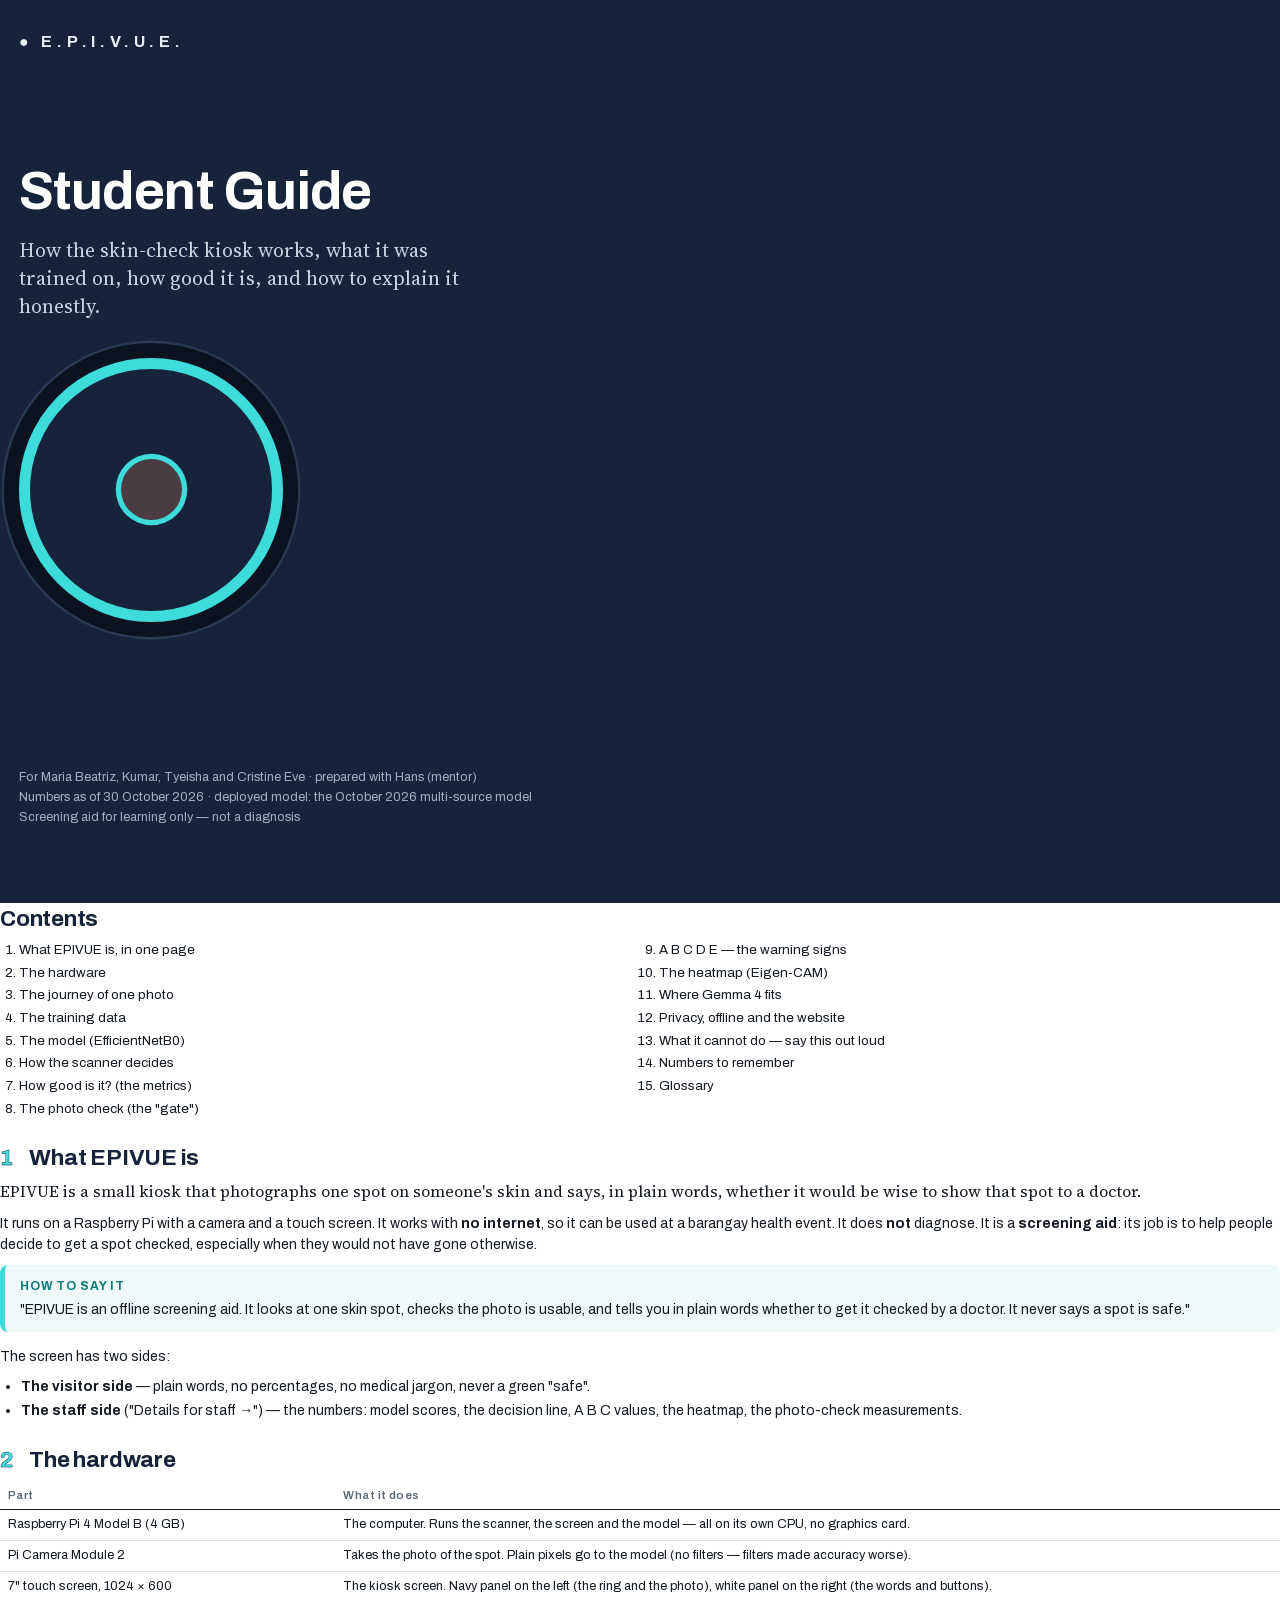
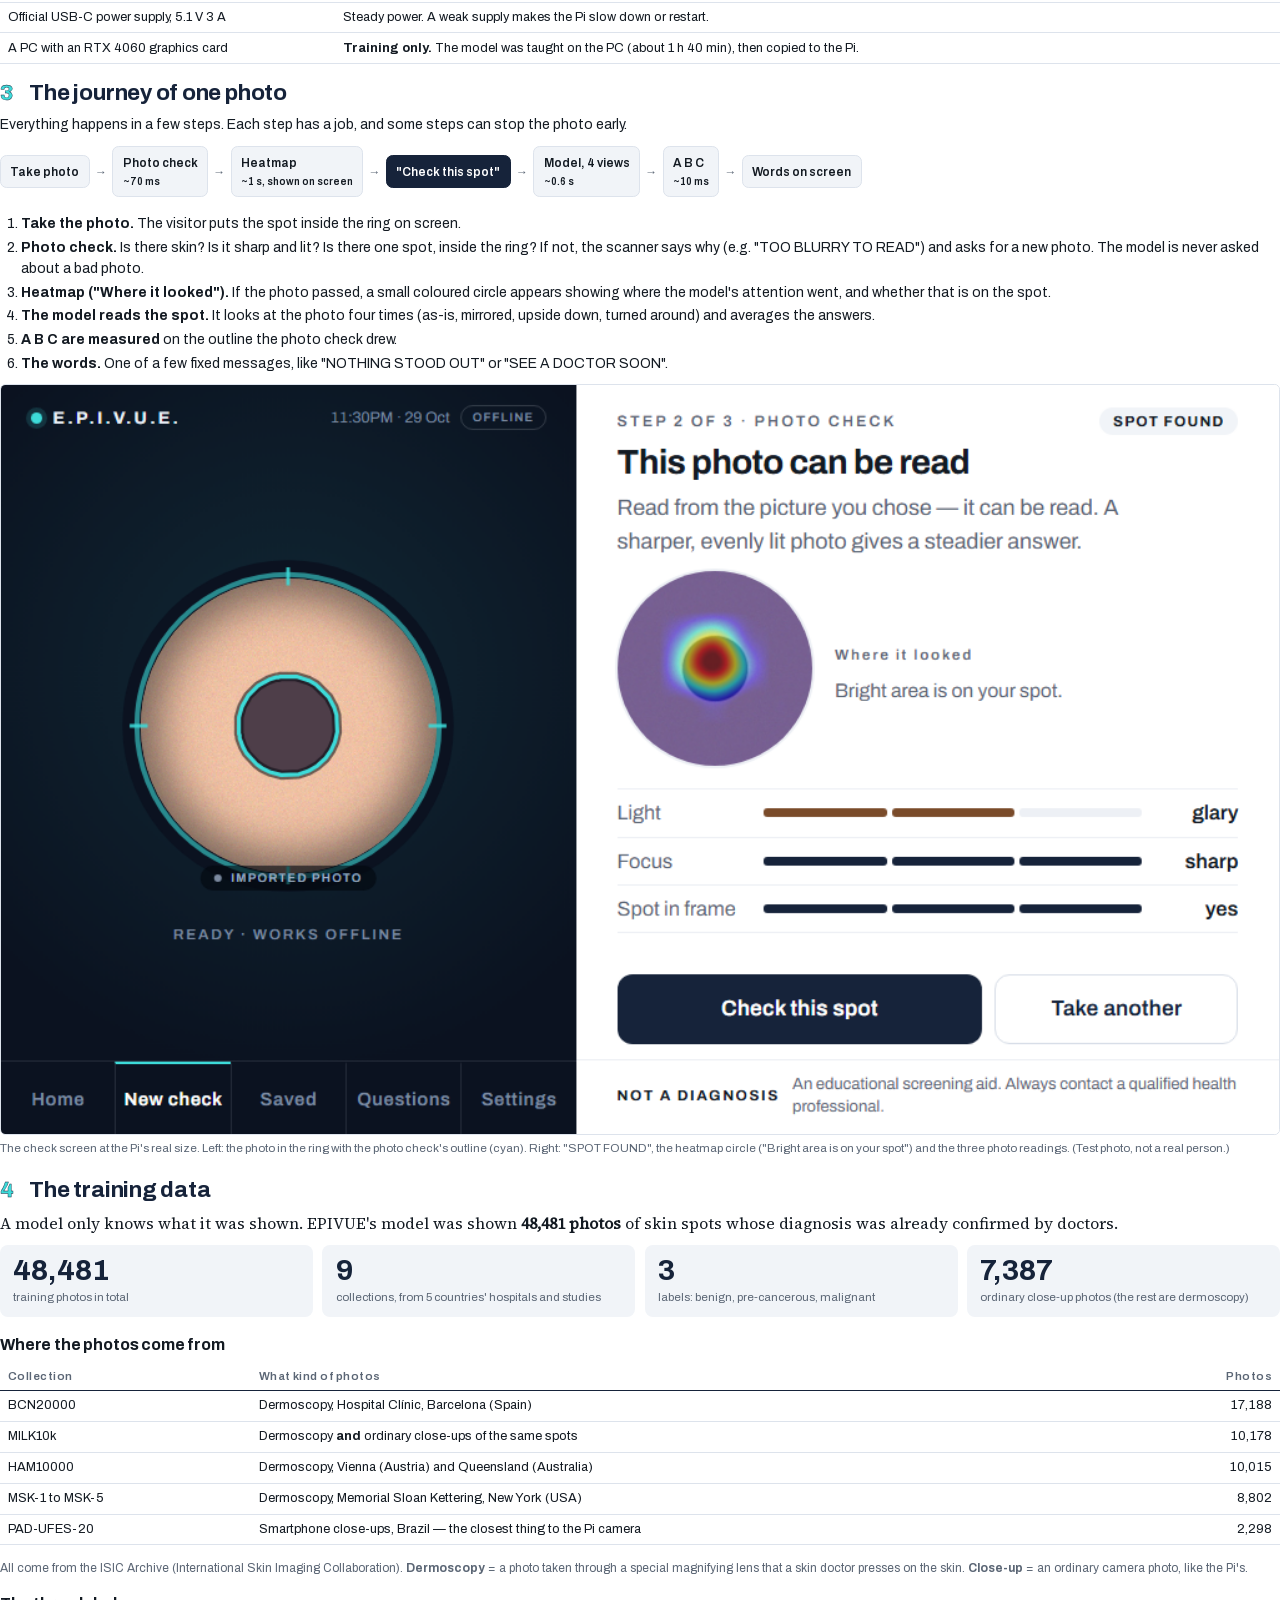
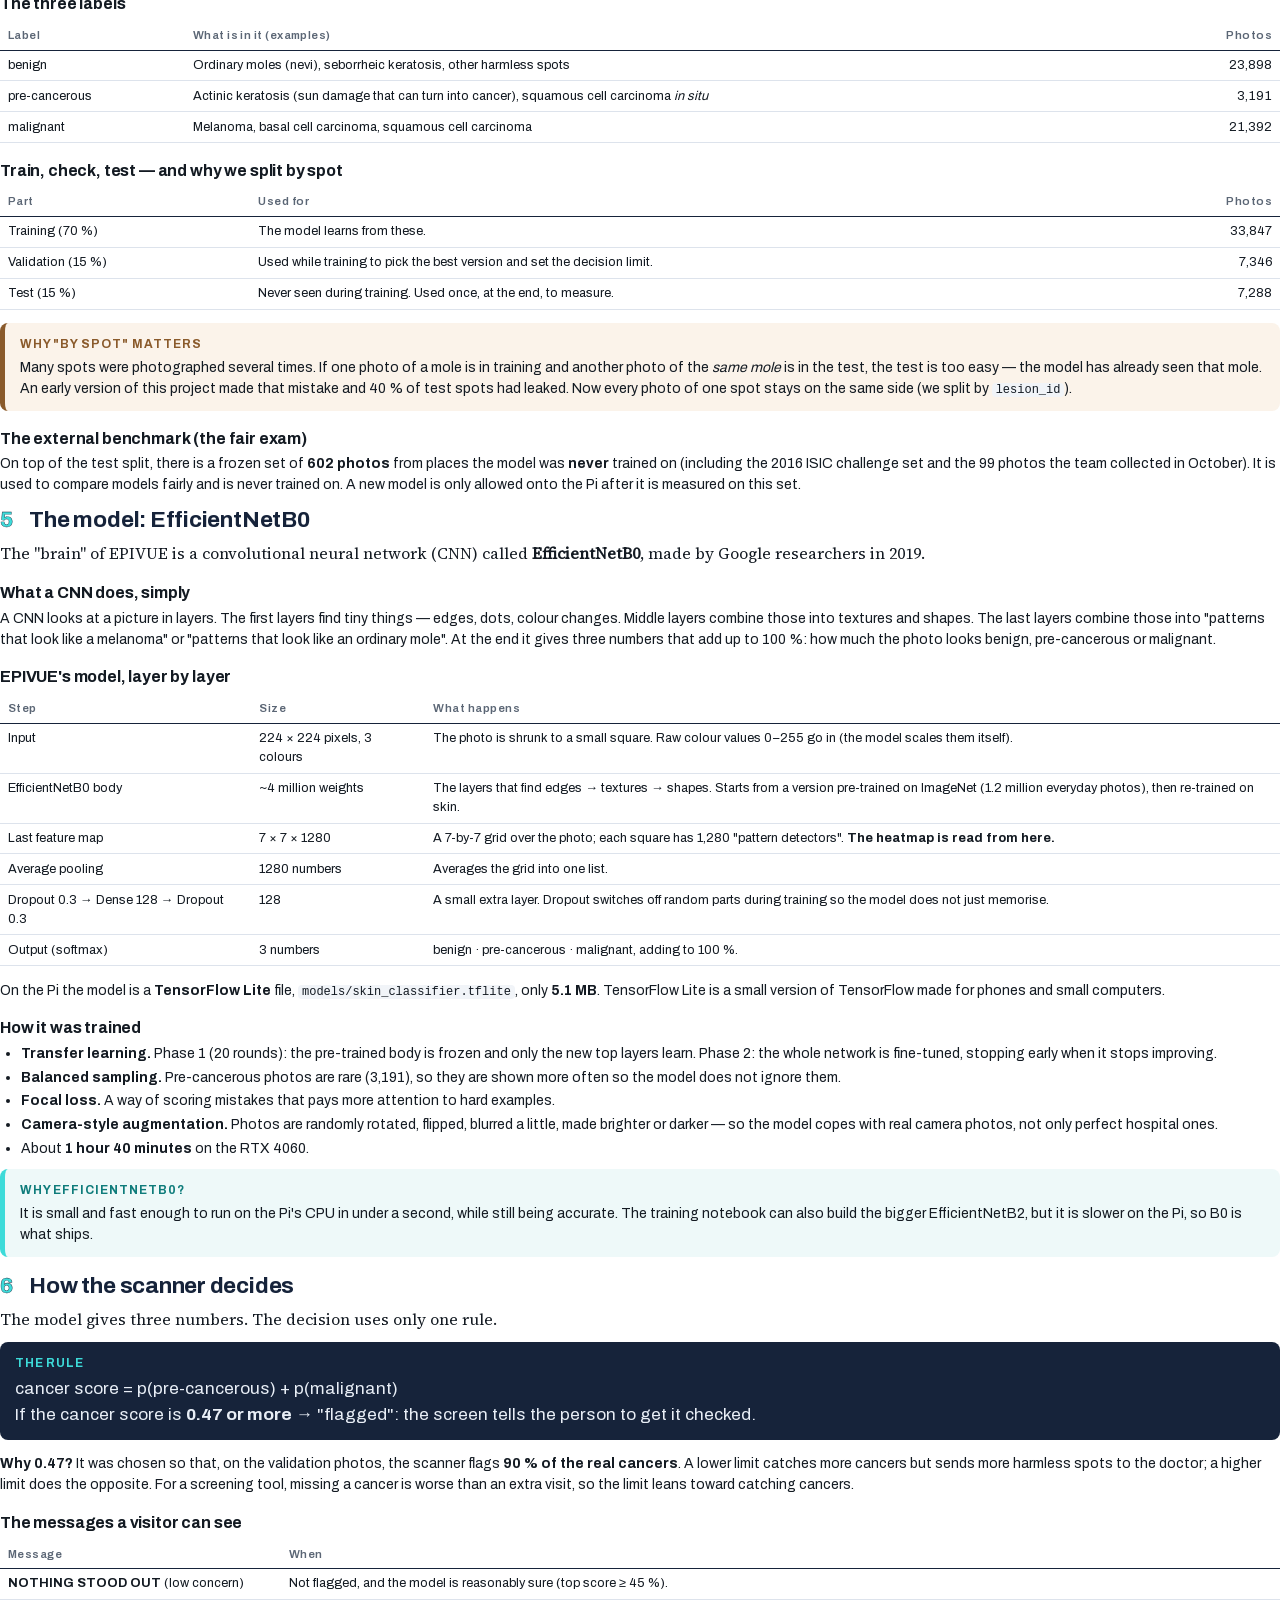
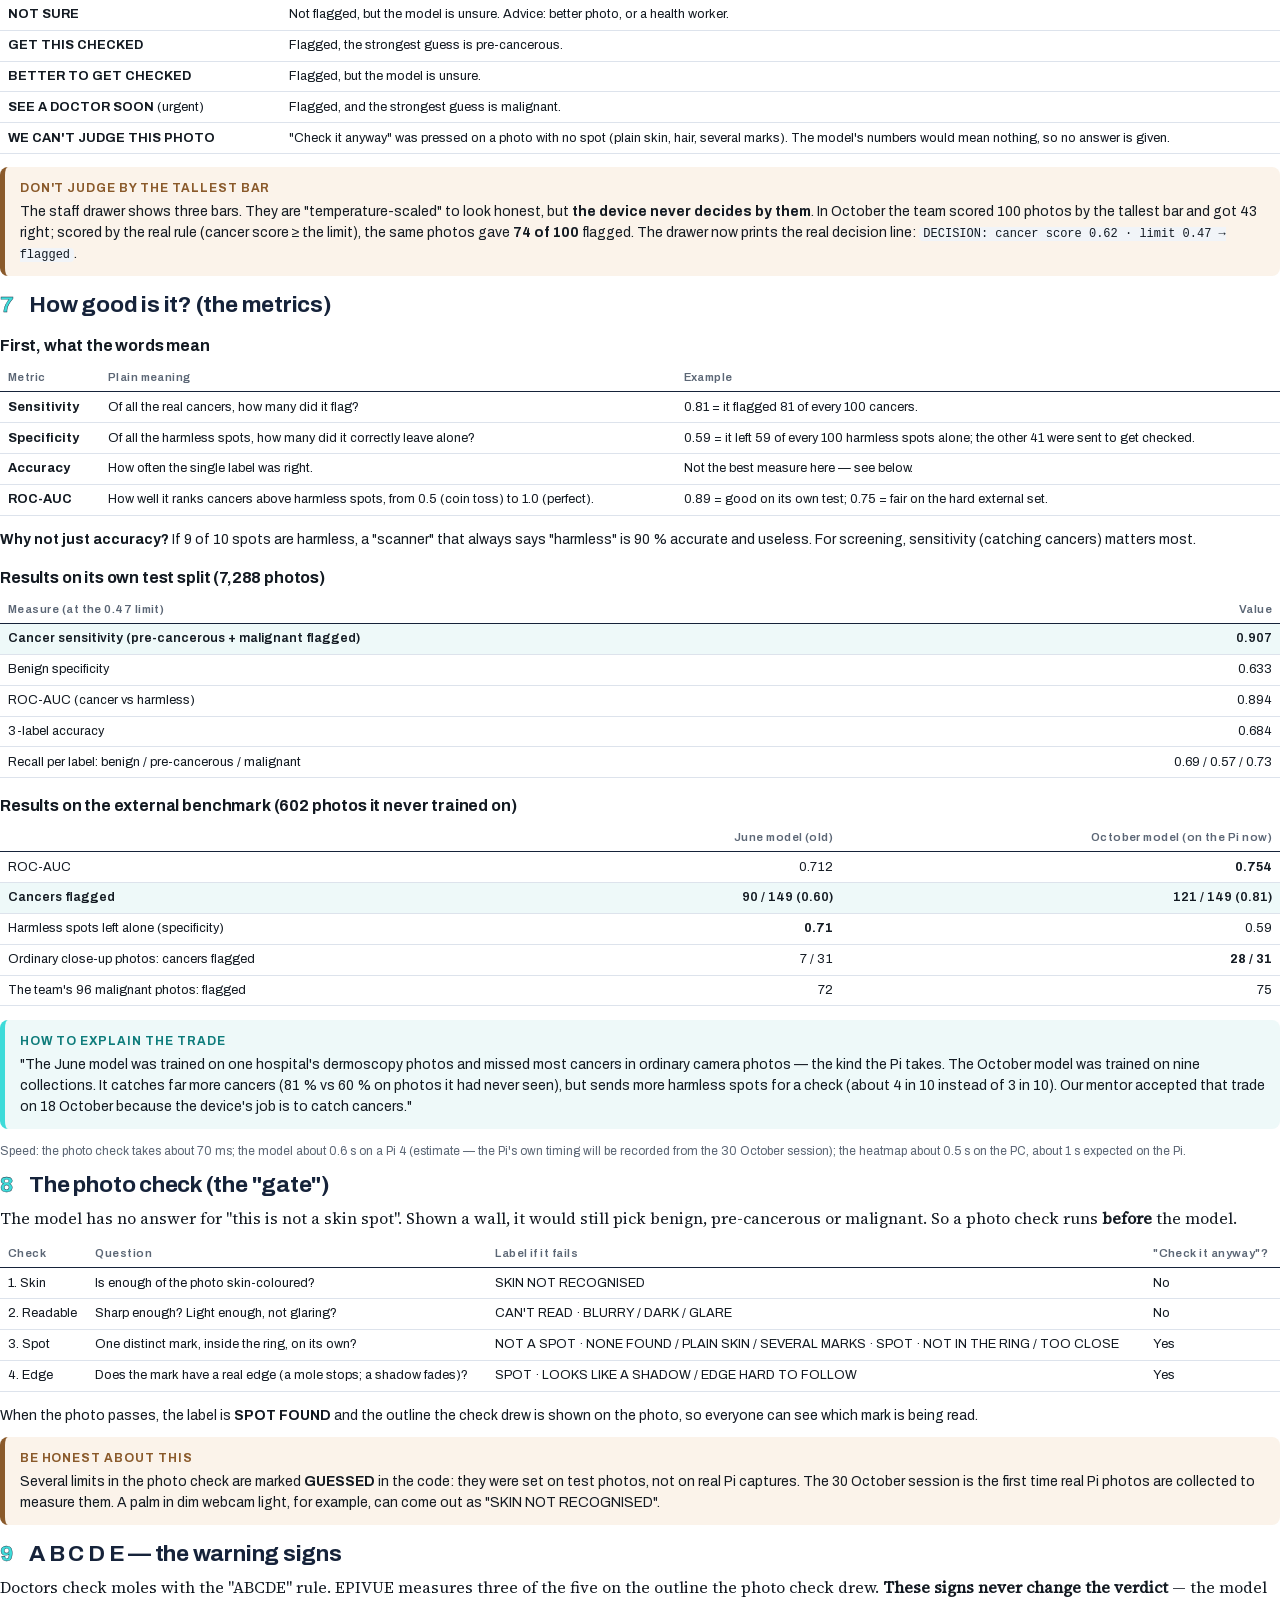
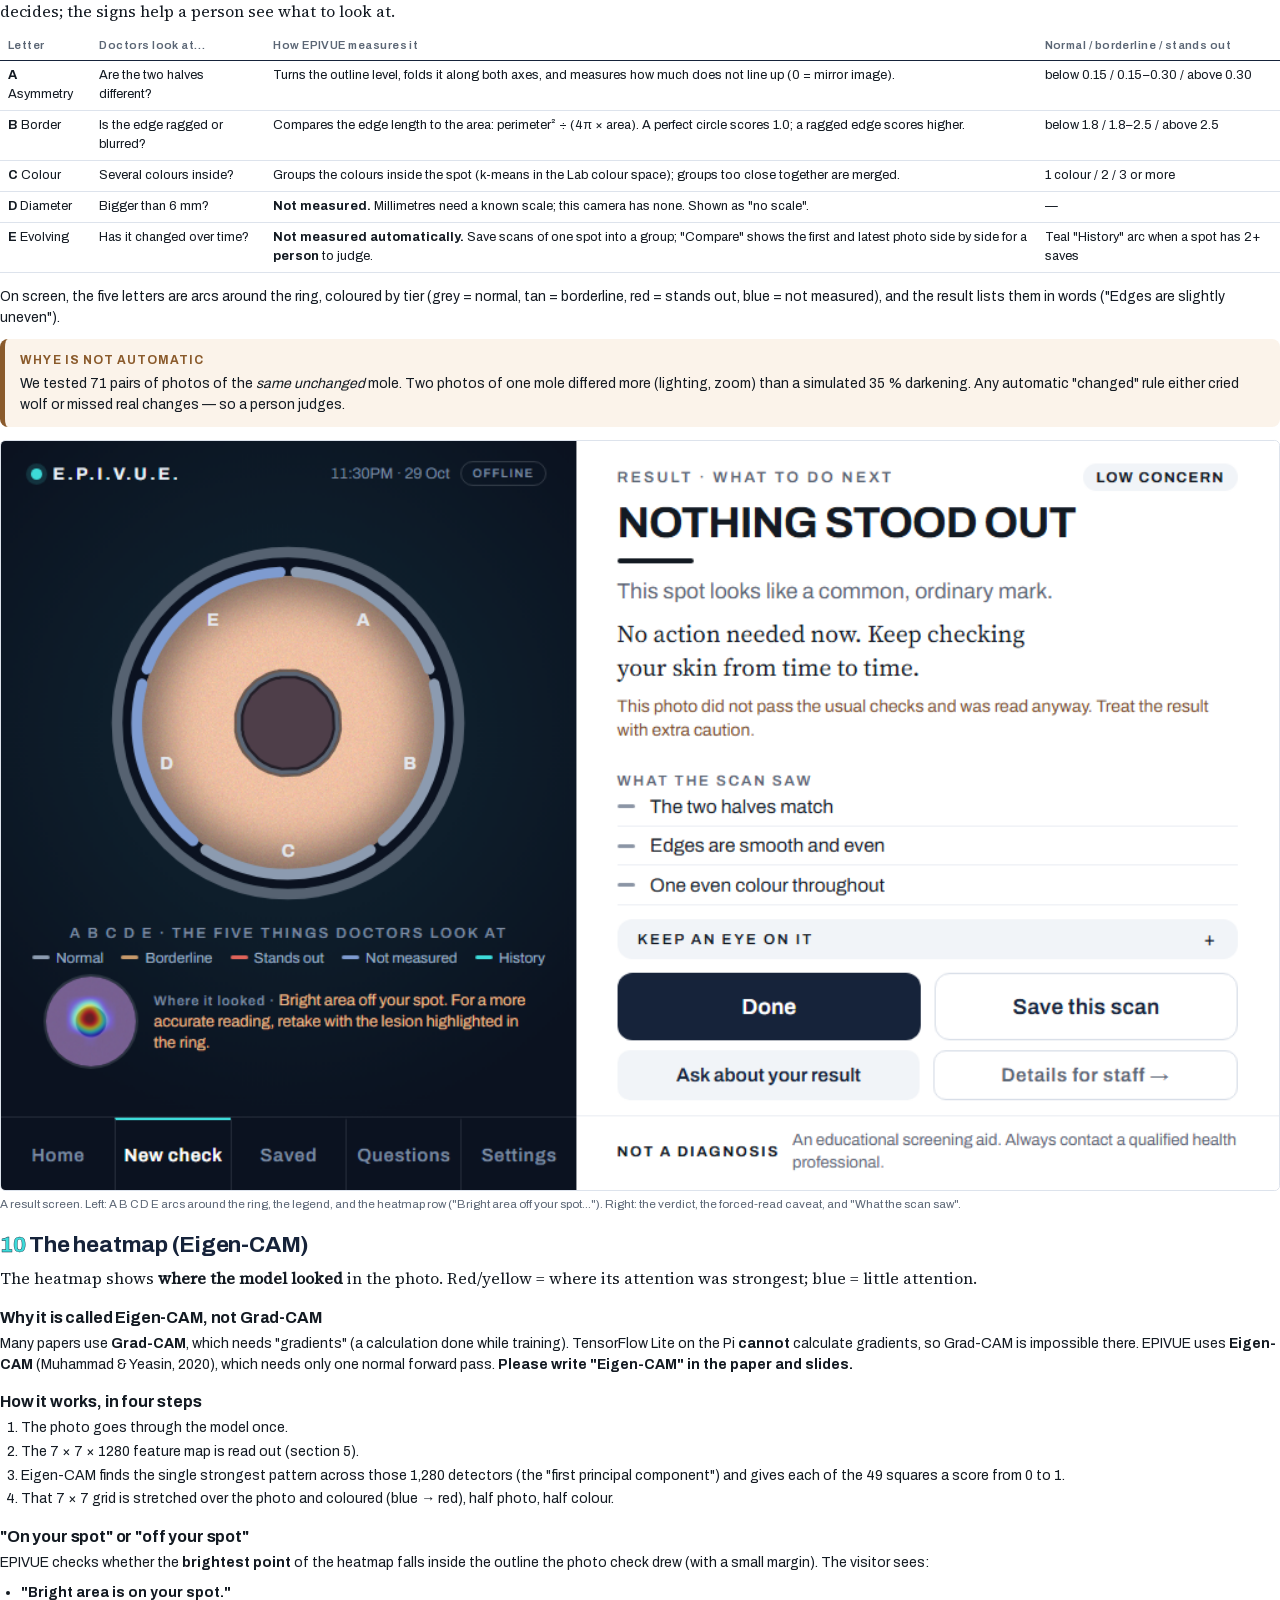
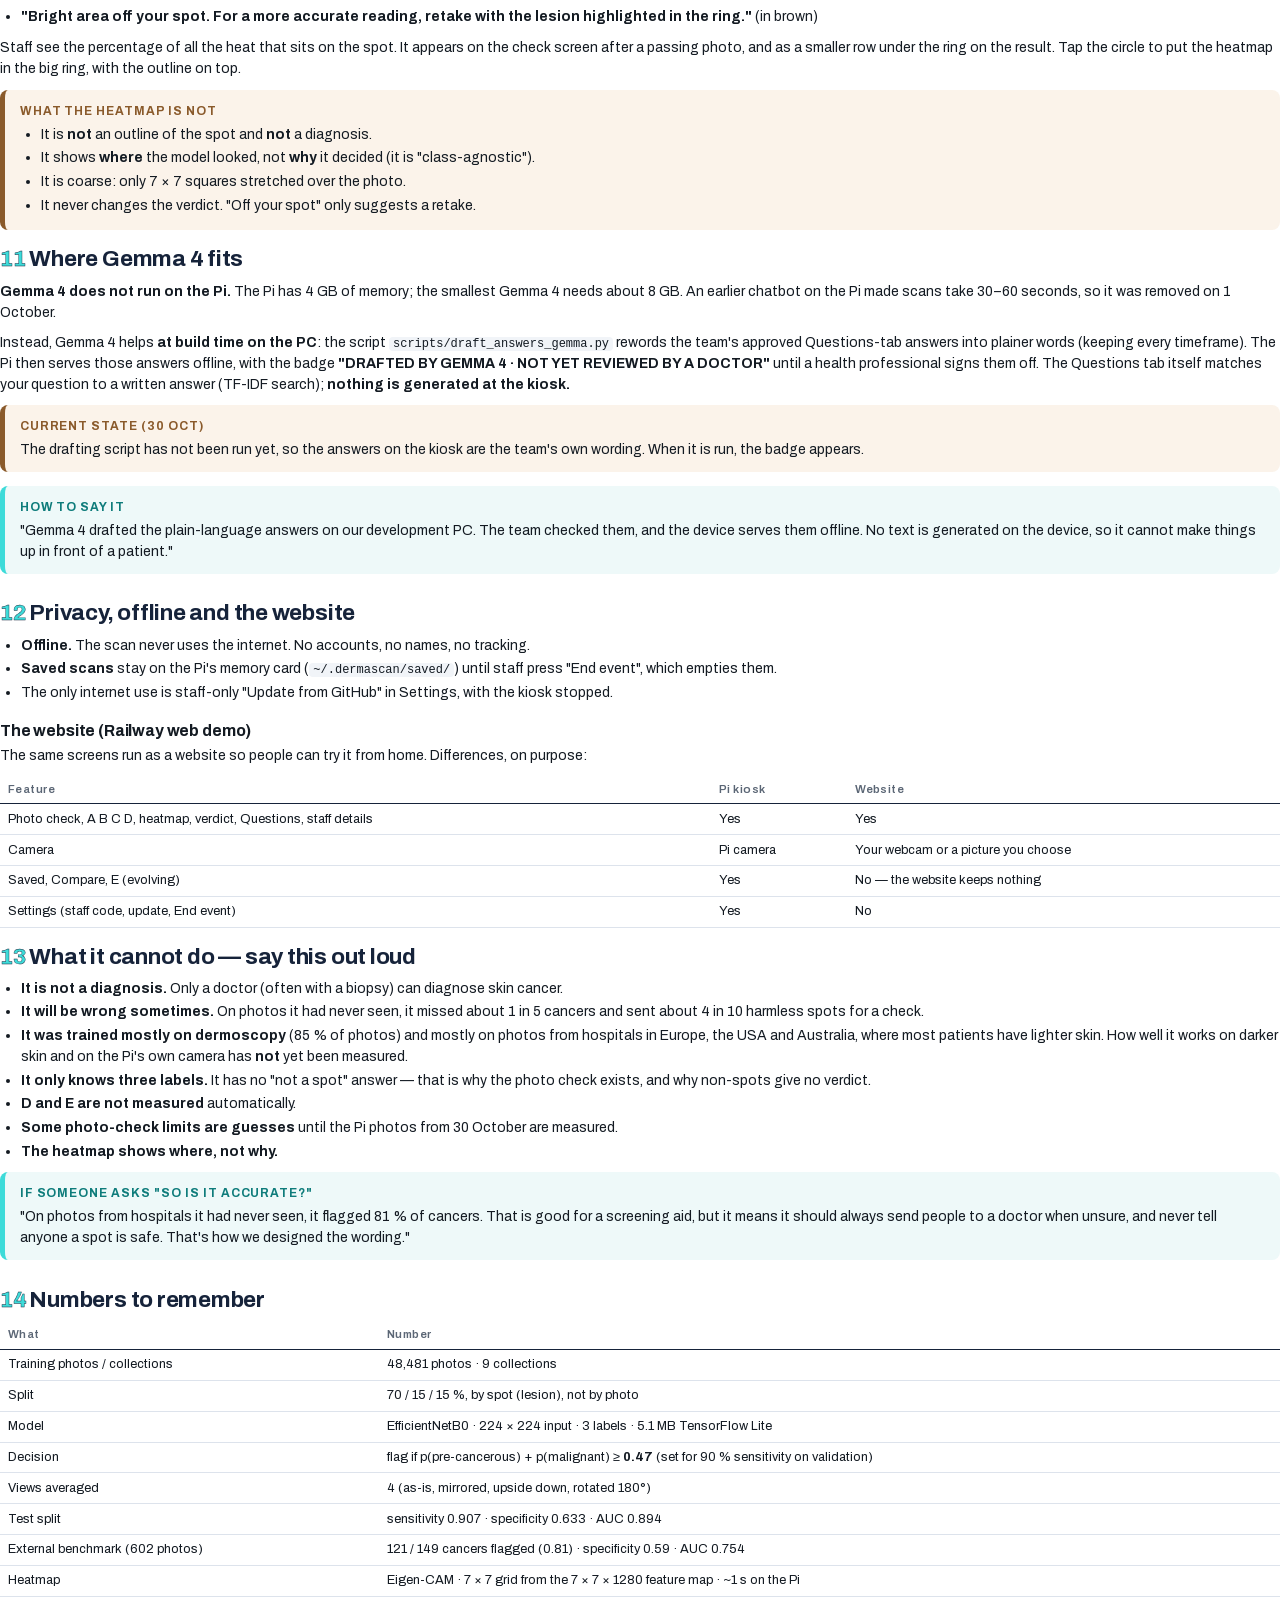
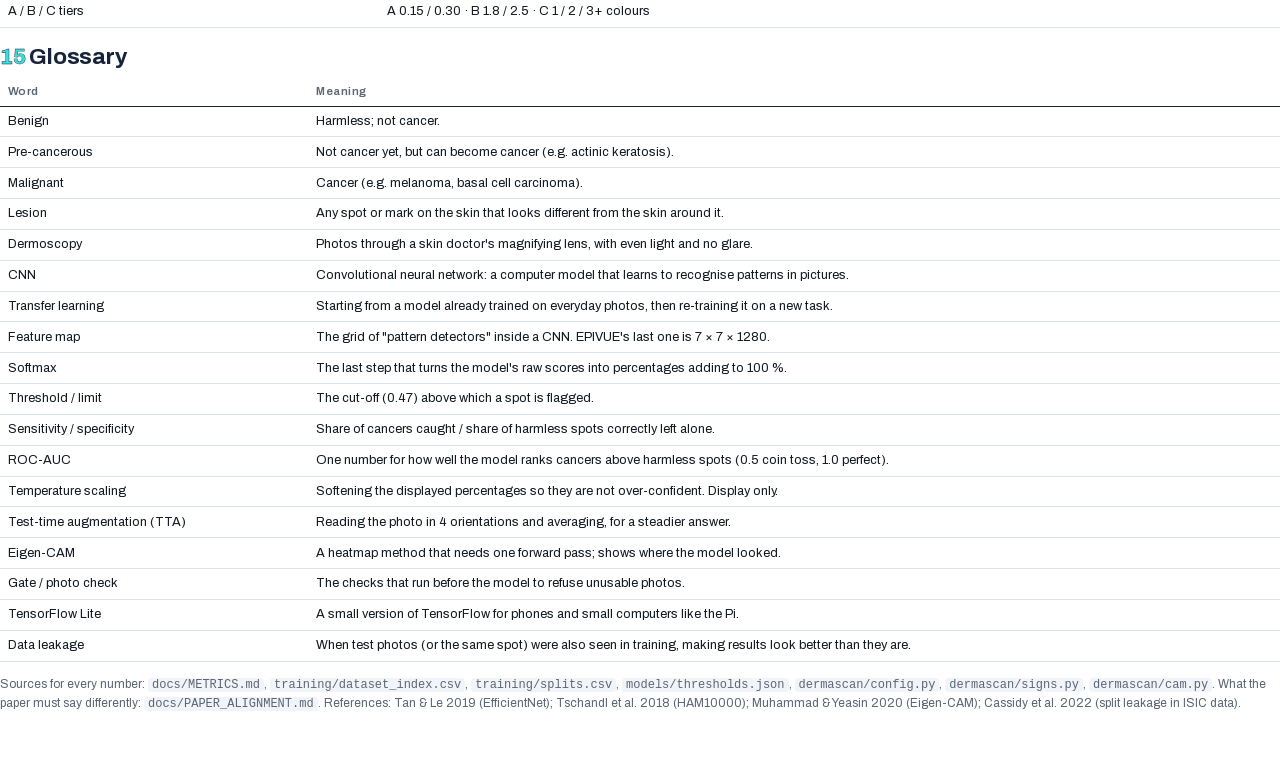
<file: docs/student-guide/guide.html>
<!doctype html>
<html lang="en">
<head>
<meta charset="utf-8">
<title>EPIVUE — Student Guide</title>
<!--
  Source of docs/EPIVUE_Student_Guide.pdf. Edit this file, then rebuild the PDF:
    python -m http.server 8090            (from the repo root, in one terminal)
    chrome --headless=new --no-pdf-header-footer --print-to-pdf=EPIVUE_Student_Guide.pdf \
           http://127.0.0.1:8090/docs/student-guide/guide.html
  Every number here comes from docs/METRICS.md, training/dataset_index.csv or the code
  (dermascan/). When the model changes, update the numbers from there, not from memory.
-->
<style>
@font-face{font-family:'Archivo';font-weight:400;src:url(../../kiosk/static/fonts/archivo-400.woff2) format('woff2')}
@font-face{font-family:'Archivo';font-weight:600;src:url(../../kiosk/static/fonts/archivo-600.woff2) format('woff2')}
@font-face{font-family:'Archivo';font-weight:700;src:url(../../kiosk/static/fonts/archivo-700.woff2) format('woff2')}
@font-face{font-family:'Source Serif 4';font-weight:400;src:url(../../kiosk/static/fonts/sourceserif-400.woff2) format('woff2')}
@page{size:A4;margin:18mm 17mm 18mm 17mm}
:root{--ink:#131A22;--muted:#5B6675;--rule:#DDE3EC;--chip:#F1F4F8;--navy:#16233A;--cyan:#3DDBD9;--brown:#8A5A2B;--red:#C0392B}
*{box-sizing:border-box}
body{margin:0;font-family:'Archivo',sans-serif;color:var(--ink);font-size:10.5pt;line-height:1.5}
h1,h2,h3{font-weight:700;letter-spacing:-.01em;line-height:1.15}
h2{font-size:17pt;margin:0 0 6pt;padding-top:2pt;color:var(--navy)}
h2 .n{display:inline-block;min-width:22pt;color:var(--cyan);-webkit-text-stroke:.3pt var(--navy)}
h3{font-size:12pt;margin:14pt 0 4pt}
p{margin:0 0 7pt}
.lead{font-family:'Source Serif 4',serif;font-size:12pt;line-height:1.5;color:var(--ink)}
section{break-before:page}
section.keep{break-before:auto;margin-top:18pt}
table{width:100%;border-collapse:collapse;margin:6pt 0 10pt;font-size:9.6pt;break-inside:avoid}
th,td{text-align:left;padding:4pt 6pt;border-bottom:1px solid var(--rule);vertical-align:top}
th{font-weight:600;color:var(--muted);font-size:8.6pt;letter-spacing:.04em;border-bottom:1.5px solid var(--navy)}
td.num,th.num{text-align:right;font-variant-numeric:tabular-nums}
tr.hi td{background:#EEF9F9;font-weight:600}
.box{border-radius:6pt;padding:9pt 11pt;margin:8pt 0 10pt;break-inside:avoid}
.box.say{background:#EEF9F9;border-left:4pt solid var(--cyan)}
.box.warn{background:#FBF3EA;border-left:4pt solid var(--brown)}
.box.navy{background:var(--navy);color:#E8EEF6}
.box .t{font-weight:700;font-size:9pt;letter-spacing:.08em;margin-bottom:3pt}
.box.say .t{color:#0E7C7B}.box.warn .t{color:var(--brown)}.box.navy .t{color:var(--cyan)}
.flow{display:flex;flex-wrap:wrap;gap:4pt;align-items:center;margin:8pt 0 12pt;font-size:9pt;break-inside:avoid}
.flow span{background:var(--chip);border:1px solid var(--rule);border-radius:5pt;padding:5pt 7pt;font-weight:600}
.flow span.k{background:var(--navy);color:#fff;border-color:var(--navy)}
.flow i{font-style:normal;color:var(--muted)}
figure{margin:8pt 0 12pt;break-inside:avoid}
figure img{width:100%;border:1px solid var(--rule);border-radius:4pt;display:block}
figcaption{font-size:8.8pt;color:var(--muted);margin-top:4pt}
code{font-family:ui-monospace,Consolas,monospace;font-size:9pt;background:var(--chip);padding:0 3pt;border-radius:3pt}
ul,ol{margin:0 0 8pt;padding-left:16pt}li{margin-bottom:2pt}
.two{display:grid;grid-template-columns:1fr 1fr;gap:12pt}
.small{font-size:9pt;color:var(--muted)}
.big{font-size:22pt;font-weight:700;color:var(--navy);line-height:1}
.stat{background:var(--chip);border-radius:6pt;padding:8pt 10pt}
.stat .l{font-size:8.6pt;color:var(--muted);margin-top:3pt}
.stats{display:grid;grid-template-columns:repeat(4,1fr);gap:7pt;margin:8pt 0 12pt;break-inside:avoid}
/* cover */
.cover{height:257mm;display:flex;flex-direction:column;justify-content:space-between;background:var(--navy);color:#E8EEF6;margin:-18mm -17mm 0;padding:26mm 22mm 20mm}
.cover .brand{font-weight:700;letter-spacing:.3em;font-size:12pt}.cover .brand b{color:var(--cyan)}
.cover h1{font-size:40pt;margin:0 0 10pt;color:#fff}
.cover .sub{font-family:'Source Serif 4',serif;font-size:15pt;line-height:1.4;color:#C9D4E3;max-width:120mm}
.cover .ring{width:70mm;height:70mm;border-radius:50%;border:3mm solid var(--cyan);box-shadow:0 0 0 4mm #0B1220,0 0 0 4.6mm #2A3A55;margin:10mm 0;position:relative}
.cover .ring::after{content:"";position:absolute;inset:24mm;border-radius:50%;background:#4A3C42;box-shadow:0 0 0 1.4mm var(--cyan)}
.cover .meta{font-size:9.5pt;color:#9FB0C4;line-height:1.6}
.toc{columns:2;column-gap:14pt;font-size:10pt;margin:6pt 0 0;padding-left:14pt}
.toc li{break-inside:avoid}
</style>
</head>
<body>

<div class="cover">
  <div class="brand">● E.P.I.V.U.E.</div>
  <div>
    <h1>Student Guide</h1>
    <div class="sub">How the skin-check kiosk works, what it was trained on, how good it is, and how to explain it honestly.</div>
    <div class="ring"></div>
  </div>
  <div class="meta">
    For Maria Beatriz, Kumar, Tyeisha and Cristine Eve · prepared with Hans (mentor)<br>
    Numbers as of 30 October 2026 · deployed model: the October 2026 multi-source model<br>
    Screening aid for learning only — not a diagnosis
  </div>
</div>

<section>
<h2>Contents</h2>
<ol class="toc">
  <li>What EPIVUE is, in one page</li>
  <li>The hardware</li>
  <li>The journey of one photo</li>
  <li>The training data</li>
  <li>The model (EfficientNetB0)</li>
  <li>How the scanner decides</li>
  <li>How good is it? (the metrics)</li>
  <li>The photo check (the "gate")</li>
  <li>A B C D E — the warning signs</li>
  <li>The heatmap (Eigen-CAM)</li>
  <li>Where Gemma 4 fits</li>
  <li>Privacy, offline and the website</li>
  <li>What it cannot do — say this out loud</li>
  <li>Numbers to remember</li>
  <li>Glossary</li>
</ol>

<section class="keep">
<h2><span class="n">1</span>What EPIVUE is</h2>
<p class="lead">EPIVUE is a small kiosk that photographs one spot on someone's skin and says, in plain words, whether it would be wise to show that spot to a doctor.</p>
<p>It runs on a Raspberry Pi with a camera and a touch screen. It works with <b>no internet</b>, so it can be used at a barangay health event. It does <b>not</b> diagnose. It is a <b>screening aid</b>: its job is to help people decide to get a spot checked, especially when they would not have gone otherwise.</p>
<div class="box say"><div class="t">HOW TO SAY IT</div>"EPIVUE is an offline screening aid. It looks at one skin spot, checks the photo is usable, and tells you in plain words whether to get it checked by a doctor. It never says a spot is safe."</div>
<p>The screen has two sides:</p>
<ul>
  <li><b>The visitor side</b> — plain words, no percentages, no medical jargon, never a green "safe".</li>
  <li><b>The staff side</b> ("Details for staff →") — the numbers: model scores, the decision line, A B C values, the heatmap, the photo-check measurements.</li>
</ul>
</section>

<section class="keep">
<h2><span class="n">2</span>The hardware</h2>
<table>
<tr><th>Part</th><th>What it does</th></tr>
<tr><td>Raspberry Pi 4 Model B (4 GB)</td><td>The computer. Runs the scanner, the screen and the model — all on its own CPU, no graphics card.</td></tr>
<tr><td>Pi Camera Module 2</td><td>Takes the photo of the spot. Plain pixels go to the model (no filters — filters made accuracy worse).</td></tr>
<tr><td>7" touch screen, 1024 × 600</td><td>The kiosk screen. Navy panel on the left (the ring and the photo), white panel on the right (the words and buttons).</td></tr>
<tr><td>Official USB-C power supply, 5.1 V 3 A</td><td>Steady power. A weak supply makes the Pi slow down or restart.</td></tr>
<tr><td>A PC with an RTX 4060 graphics card</td><td><b>Training only.</b> The model was taught on the PC (about 1 h 40 min), then copied to the Pi.</td></tr>
</table>
</section>
</section>

<section>
<h2><span class="n">3</span>The journey of one photo</h2>
<p>Everything happens in a few steps. Each step has a job, and some steps can stop the photo early.</p>
<div class="flow">
  <span>Take photo</span><i>→</i><span>Photo check<br><small>~70 ms</small></span><i>→</i><span>Heatmap<br><small>~1 s, shown on screen</small></span><i>→</i><span class="k">"Check this spot"</span><i>→</i><span>Model, 4 views<br><small>~0.6 s</small></span><i>→</i><span>A B C<br><small>~10 ms</small></span><i>→</i><span>Words on screen</span>
</div>
<ol>
  <li><b>Take the photo.</b> The visitor puts the spot inside the ring on screen.</li>
  <li><b>Photo check.</b> Is there skin? Is it sharp and lit? Is there one spot, inside the ring? If not, the scanner says why (e.g. "TOO BLURRY TO READ") and asks for a new photo. The model is never asked about a bad photo.</li>
  <li><b>Heatmap ("Where it looked").</b> If the photo passed, a small coloured circle appears showing where the model's attention went, and whether that is on the spot.</li>
  <li><b>The model reads the spot.</b> It looks at the photo four times (as-is, mirrored, upside down, turned around) and averages the answers.</li>
  <li><b>A B C are measured</b> on the outline the photo check drew.</li>
  <li><b>The words.</b> One of a few fixed messages, like "NOTHING STOOD OUT" or "SEE A DOCTOR SOON".</li>
</ol>
<figure><img src="img/check-screen.png" alt="The check screen with the heatmap circle">
<figcaption>The check screen at the Pi's real size. Left: the photo in the ring with the photo check's outline (cyan). Right: "SPOT FOUND", the heatmap circle ("Bright area is on your spot") and the three photo readings. (Test photo, not a real person.)</figcaption></figure>
</section>

<section>
<h2><span class="n">4</span>The training data</h2>
<p class="lead">A model only knows what it was shown. EPIVUE's model was shown <b>48,481 photos</b> of skin spots whose diagnosis was already confirmed by doctors.</p>
<div class="stats">
  <div class="stat"><div class="big">48,481</div><div class="l">training photos in total</div></div>
  <div class="stat"><div class="big">9</div><div class="l">collections, from 5 countries' hospitals and studies</div></div>
  <div class="stat"><div class="big">3</div><div class="l">labels: benign, pre-cancerous, malignant</div></div>
  <div class="stat"><div class="big">7,387</div><div class="l">ordinary close-up photos (the rest are dermoscopy)</div></div>
</div>

<h3>Where the photos come from</h3>
<table>
<tr><th>Collection</th><th>What kind of photos</th><th class="num">Photos</th></tr>
<tr><td>BCN20000</td><td>Dermoscopy, Hospital Clínic, Barcelona (Spain)</td><td class="num">17,188</td></tr>
<tr><td>MILK10k</td><td>Dermoscopy <b>and</b> ordinary close-ups of the same spots</td><td class="num">10,178</td></tr>
<tr><td>HAM10000</td><td>Dermoscopy, Vienna (Austria) and Queensland (Australia)</td><td class="num">10,015</td></tr>
<tr><td>MSK-1 to MSK-5</td><td>Dermoscopy, Memorial Sloan Kettering, New York (USA)</td><td class="num">8,802</td></tr>
<tr><td>PAD-UFES-20</td><td>Smartphone close-ups, Brazil — the closest thing to the Pi camera</td><td class="num">2,298</td></tr>
</table>
<p class="small">All come from the ISIC Archive (International Skin Imaging Collaboration). <b>Dermoscopy</b> = a photo taken through a special magnifying lens that a skin doctor presses on the skin. <b>Close-up</b> = an ordinary camera photo, like the Pi's.</p>

<h3>The three labels</h3>
<table>
<tr><th>Label</th><th>What is in it (examples)</th><th class="num">Photos</th></tr>
<tr><td>benign</td><td>Ordinary moles (nevi), seborrheic keratosis, other harmless spots</td><td class="num">23,898</td></tr>
<tr><td>pre-cancerous</td><td>Actinic keratosis (sun damage that can turn into cancer), squamous cell carcinoma <i>in situ</i></td><td class="num">3,191</td></tr>
<tr><td>malignant</td><td>Melanoma, basal cell carcinoma, squamous cell carcinoma</td><td class="num">21,392</td></tr>
</table>

<h3>Train, check, test — and why we split by spot</h3>
<table>
<tr><th>Part</th><th>Used for</th><th class="num">Photos</th></tr>
<tr><td>Training (70 %)</td><td>The model learns from these.</td><td class="num">33,847</td></tr>
<tr><td>Validation (15 %)</td><td>Used while training to pick the best version and set the decision limit.</td><td class="num">7,346</td></tr>
<tr><td>Test (15 %)</td><td>Never seen during training. Used once, at the end, to measure.</td><td class="num">7,288</td></tr>
</table>
<div class="box warn"><div class="t">WHY "BY SPOT" MATTERS</div>Many spots were photographed several times. If one photo of a mole is in training and another photo of the <i>same mole</i> is in the test, the test is too easy — the model has already seen that mole. An early version of this project made that mistake and 40 % of test spots had leaked. Now every photo of one spot stays on the same side (we split by <code>lesion_id</code>).</div>

<h3>The external benchmark (the fair exam)</h3>
<p>On top of the test split, there is a frozen set of <b>602 photos</b> from places the model was <b>never</b> trained on (including the 2016 ISIC challenge set and the 99 photos the team collected in October). It is used to compare models fairly and is never trained on. A new model is only allowed onto the Pi after it is measured on this set.</p>
</section>

<section>
<h2><span class="n">5</span>The model: EfficientNetB0</h2>
<p class="lead">The "brain" of EPIVUE is a convolutional neural network (CNN) called <b>EfficientNetB0</b>, made by Google researchers in 2019.</p>
<h3>What a CNN does, simply</h3>
<p>A CNN looks at a picture in layers. The first layers find tiny things — edges, dots, colour changes. Middle layers combine those into textures and shapes. The last layers combine those into "patterns that look like a melanoma" or "patterns that look like an ordinary mole". At the end it gives three numbers that add up to 100 %: how much the photo looks benign, pre-cancerous or malignant.</p>
<h3>EPIVUE's model, layer by layer</h3>
<table>
<tr><th>Step</th><th>Size</th><th>What happens</th></tr>
<tr><td>Input</td><td>224 × 224 pixels, 3 colours</td><td>The photo is shrunk to a small square. Raw colour values 0–255 go in (the model scales them itself).</td></tr>
<tr><td>EfficientNetB0 body</td><td>~4 million weights</td><td>The layers that find edges → textures → shapes. Starts from a version pre-trained on ImageNet (1.2 million everyday photos), then re-trained on skin.</td></tr>
<tr><td>Last feature map</td><td>7 × 7 × 1280</td><td>A 7-by-7 grid over the photo; each square has 1,280 "pattern detectors". <b>The heatmap is read from here.</b></td></tr>
<tr><td>Average pooling</td><td>1280 numbers</td><td>Averages the grid into one list.</td></tr>
<tr><td>Dropout 0.3 → Dense 128 → Dropout 0.3</td><td>128</td><td>A small extra layer. Dropout switches off random parts during training so the model does not just memorise.</td></tr>
<tr><td>Output (softmax)</td><td>3 numbers</td><td>benign · pre-cancerous · malignant, adding to 100 %.</td></tr>
</table>
<p>On the Pi the model is a <b>TensorFlow Lite</b> file, <code>models/skin_classifier.tflite</code>, only <b>5.1 MB</b>. TensorFlow Lite is a small version of TensorFlow made for phones and small computers.</p>
<h3>How it was trained</h3>
<ul>
  <li><b>Transfer learning.</b> Phase 1 (20 rounds): the pre-trained body is frozen and only the new top layers learn. Phase 2: the whole network is fine-tuned, stopping early when it stops improving.</li>
  <li><b>Balanced sampling.</b> Pre-cancerous photos are rare (3,191), so they are shown more often so the model does not ignore them.</li>
  <li><b>Focal loss.</b> A way of scoring mistakes that pays more attention to hard examples.</li>
  <li><b>Camera-style augmentation.</b> Photos are randomly rotated, flipped, blurred a little, made brighter or darker — so the model copes with real camera photos, not only perfect hospital ones.</li>
  <li>About <b>1 hour 40 minutes</b> on the RTX 4060.</li>
</ul>
<div class="box say"><div class="t">WHY EFFICIENTNETB0?</div>It is small and fast enough to run on the Pi's CPU in under a second, while still being accurate. The training notebook can also build the bigger EfficientNetB2, but it is slower on the Pi, so B0 is what ships.</div>
</section>

<section>
<h2><span class="n">6</span>How the scanner decides</h2>
<p class="lead">The model gives three numbers. The decision uses only one rule.</p>
<div class="box navy"><div class="t">THE RULE</div><span style="font-size:13pt">cancer score = p(pre-cancerous) + p(malignant)<br>If the cancer score is <b>0.47 or more</b> → "flagged": the screen tells the person to get it checked.</span></div>
<p><b>Why 0.47?</b> It was chosen so that, on the validation photos, the scanner flags <b>90 % of the real cancers</b>. A lower limit catches more cancers but sends more harmless spots to the doctor; a higher limit does the opposite. For a screening tool, missing a cancer is worse than an extra visit, so the limit leans toward catching cancers.</p>
<h3>The messages a visitor can see</h3>
<table>
<tr><th>Message</th><th>When</th></tr>
<tr><td><b>NOTHING STOOD OUT</b> (low concern)</td><td>Not flagged, and the model is reasonably sure (top score ≥ 45 %).</td></tr>
<tr><td><b>NOT SURE</b></td><td>Not flagged, but the model is unsure. Advice: better photo, or a health worker.</td></tr>
<tr><td><b>GET THIS CHECKED</b></td><td>Flagged, the strongest guess is pre-cancerous.</td></tr>
<tr><td><b>BETTER TO GET CHECKED</b></td><td>Flagged, but the model is unsure.</td></tr>
<tr><td><b>SEE A DOCTOR SOON</b> (urgent)</td><td>Flagged, and the strongest guess is malignant.</td></tr>
<tr><td><b>WE CAN'T JUDGE THIS PHOTO</b></td><td>"Check it anyway" was pressed on a photo with no spot (plain skin, hair, several marks). The model's numbers would mean nothing, so no answer is given.</td></tr>
</table>
<div class="box warn"><div class="t">DON'T JUDGE BY THE TALLEST BAR</div>The staff drawer shows three bars. They are "temperature-scaled" to look honest, but <b>the device never decides by them</b>. In October the team scored 100 photos by the tallest bar and got 43 right; scored by the real rule (cancer score ≥ the limit), the same photos gave <b>74 of 100</b> flagged. The drawer now prints the real decision line: <code>DECISION: cancer score 0.62 · limit 0.47 → flagged</code>.</div>
</section>

<section>
<h2><span class="n">7</span>How good is it? (the metrics)</h2>
<h3>First, what the words mean</h3>
<table>
<tr><th>Metric</th><th>Plain meaning</th><th>Example</th></tr>
<tr><td><b>Sensitivity</b></td><td>Of all the real cancers, how many did it flag?</td><td>0.81 = it flagged 81 of every 100 cancers.</td></tr>
<tr><td><b>Specificity</b></td><td>Of all the harmless spots, how many did it correctly leave alone?</td><td>0.59 = it left 59 of every 100 harmless spots alone; the other 41 were sent to get checked.</td></tr>
<tr><td><b>Accuracy</b></td><td>How often the single label was right.</td><td>Not the best measure here — see below.</td></tr>
<tr><td><b>ROC-AUC</b></td><td>How well it ranks cancers above harmless spots, from 0.5 (coin toss) to 1.0 (perfect).</td><td>0.89 = good on its own test; 0.75 = fair on the hard external set.</td></tr>
</table>
<p><b>Why not just accuracy?</b> If 9 of 10 spots are harmless, a "scanner" that always says "harmless" is 90 % accurate and useless. For screening, sensitivity (catching cancers) matters most.</p>

<h3>Results on its own test split (7,288 photos)</h3>
<table>
<tr><th>Measure (at the 0.47 limit)</th><th class="num">Value</th></tr>
<tr class="hi"><td>Cancer sensitivity (pre-cancerous + malignant flagged)</td><td class="num">0.907</td></tr>
<tr><td>Benign specificity</td><td class="num">0.633</td></tr>
<tr><td>ROC-AUC (cancer vs harmless)</td><td class="num">0.894</td></tr>
<tr><td>3-label accuracy</td><td class="num">0.684</td></tr>
<tr><td>Recall per label: benign / pre-cancerous / malignant</td><td class="num">0.69 / 0.57 / 0.73</td></tr>
</table>

<h3>Results on the external benchmark (602 photos it never trained on)</h3>
<table>
<tr><th></th><th class="num">June model (old)</th><th class="num">October model (on the Pi now)</th></tr>
<tr><td>ROC-AUC</td><td class="num">0.712</td><td class="num"><b>0.754</b></td></tr>
<tr class="hi"><td>Cancers flagged</td><td class="num">90 / 149 (0.60)</td><td class="num">121 / 149 (0.81)</td></tr>
<tr><td>Harmless spots left alone (specificity)</td><td class="num"><b>0.71</b></td><td class="num">0.59</td></tr>
<tr><td>Ordinary close-up photos: cancers flagged</td><td class="num">7 / 31</td><td class="num"><b>28 / 31</b></td></tr>
<tr><td>The team's 96 malignant photos: flagged</td><td class="num">72</td><td class="num">75</td></tr>
</table>
<div class="box say"><div class="t">HOW TO EXPLAIN THE TRADE</div>"The June model was trained on one hospital's dermoscopy photos and missed most cancers in ordinary camera photos — the kind the Pi takes. The October model was trained on nine collections. It catches far more cancers (81 % vs 60 % on photos it had never seen), but sends more harmless spots for a check (about 4 in 10 instead of 3 in 10). Our mentor accepted that trade on 18 October because the device's job is to catch cancers."</div>
<p class="small">Speed: the photo check takes about 70 ms; the model about 0.6 s on a Pi 4 (estimate — the Pi's own timing will be recorded from the 30 October session); the heatmap about 0.5 s on the PC, about 1 s expected on the Pi.</p>
</section>

<section>
<h2><span class="n">8</span>The photo check (the "gate")</h2>
<p class="lead">The model has no answer for "this is not a skin spot". Shown a wall, it would still pick benign, pre-cancerous or malignant. So a photo check runs <b>before</b> the model.</p>
<table>
<tr><th>Check</th><th>Question</th><th>Label if it fails</th><th>"Check it anyway"?</th></tr>
<tr><td>1. Skin</td><td>Is enough of the photo skin-coloured?</td><td>SKIN NOT RECOGNISED</td><td>No</td></tr>
<tr><td>2. Readable</td><td>Sharp enough? Light enough, not glaring?</td><td>CAN'T READ · BLURRY / DARK / GLARE</td><td>No</td></tr>
<tr><td>3. Spot</td><td>One distinct mark, inside the ring, on its own?</td><td>NOT A SPOT · NONE FOUND / PLAIN SKIN / SEVERAL MARKS · SPOT · NOT IN THE RING / TOO CLOSE</td><td>Yes</td></tr>
<tr><td>4. Edge</td><td>Does the mark have a real edge (a mole stops; a shadow fades)?</td><td>SPOT · LOOKS LIKE A SHADOW / EDGE HARD TO FOLLOW</td><td>Yes</td></tr>
</table>
<p>When the photo passes, the label is <b>SPOT FOUND</b> and the outline the check drew is shown on the photo, so everyone can see which mark is being read.</p>
<div class="box warn"><div class="t">BE HONEST ABOUT THIS</div>Several limits in the photo check are marked <b>GUESSED</b> in the code: they were set on test photos, not on real Pi captures. The 30 October session is the first time real Pi photos are collected to measure them. A palm in dim webcam light, for example, can come out as "SKIN NOT RECOGNISED".</div>
</section>

<section>
<h2><span class="n">9</span>A B C D E — the warning signs</h2>
<p class="lead">Doctors check moles with the "ABCDE" rule. EPIVUE measures three of the five on the outline the photo check drew. <b>These signs never change the verdict</b> — the model decides; the signs help a person see what to look at.</p>
<table>
<tr><th>Letter</th><th>Doctors look at…</th><th>How EPIVUE measures it</th><th>Normal / borderline / stands out</th></tr>
<tr><td><b>A</b> Asymmetry</td><td>Are the two halves different?</td><td>Turns the outline level, folds it along both axes, and measures how much does not line up (0 = mirror image).</td><td>below 0.15 / 0.15–0.30 / above 0.30</td></tr>
<tr><td><b>B</b> Border</td><td>Is the edge ragged or blurred?</td><td>Compares the edge length to the area: perimeter² ÷ (4π × area). A perfect circle scores 1.0; a ragged edge scores higher.</td><td>below 1.8 / 1.8–2.5 / above 2.5</td></tr>
<tr><td><b>C</b> Colour</td><td>Several colours inside?</td><td>Groups the colours inside the spot (k-means in the Lab colour space); groups too close together are merged.</td><td>1 colour / 2 / 3 or more</td></tr>
<tr><td><b>D</b> Diameter</td><td>Bigger than 6 mm?</td><td><b>Not measured.</b> Millimetres need a known scale; this camera has none. Shown as "no scale".</td><td>—</td></tr>
<tr><td><b>E</b> Evolving</td><td>Has it changed over time?</td><td><b>Not measured automatically.</b> Save scans of one spot into a group; "Compare" shows the first and latest photo side by side for a <b>person</b> to judge.</td><td>Teal "History" arc when a spot has 2+ saves</td></tr>
</table>
<p>On screen, the five letters are arcs around the ring, coloured by tier (grey = normal, tan = borderline, red = stands out, blue = not measured), and the result lists them in words ("Edges are slightly uneven").</p>
<div class="box warn"><div class="t">WHY E IS NOT AUTOMATIC</div>We tested 71 pairs of photos of the <i>same unchanged</i> mole. Two photos of one mole differed more (lighting, zoom) than a simulated 35 % darkening. Any automatic "changed" rule either cried wolf or missed real changes — so a person judges.</div>
<figure><img src="img/result-screen.png" alt="The result screen with A B C D E arcs and the heatmap row">
<figcaption>A result screen. Left: A B C D E arcs around the ring, the legend, and the heatmap row ("Bright area off your spot…"). Right: the verdict, the forced-read caveat, and "What the scan saw".</figcaption></figure>
</section>

<section>
<h2><span class="n">10</span>The heatmap (Eigen-CAM)</h2>
<p class="lead">The heatmap shows <b>where the model looked</b> in the photo. Red/yellow = where its attention was strongest; blue = little attention.</p>
<h3>Why it is called Eigen-CAM, not Grad-CAM</h3>
<p>Many papers use <b>Grad-CAM</b>, which needs "gradients" (a calculation done while training). TensorFlow Lite on the Pi <b>cannot</b> calculate gradients, so Grad-CAM is impossible there. EPIVUE uses <b>Eigen-CAM</b> (Muhammad &amp; Yeasin, 2020), which needs only one normal forward pass. <b>Please write "Eigen-CAM" in the paper and slides.</b></p>
<h3>How it works, in four steps</h3>
<ol>
  <li>The photo goes through the model once.</li>
  <li>The 7 × 7 × 1280 feature map is read out (section 5).</li>
  <li>Eigen-CAM finds the single strongest pattern across those 1,280 detectors (the "first principal component") and gives each of the 49 squares a score from 0 to 1.</li>
  <li>That 7 × 7 grid is stretched over the photo and coloured (blue → red), half photo, half colour.</li>
</ol>
<h3>"On your spot" or "off your spot"</h3>
<p>EPIVUE checks whether the <b>brightest point</b> of the heatmap falls inside the outline the photo check drew (with a small margin). The visitor sees:</p>
<ul>
  <li><b>"Bright area is on your spot."</b></li>
  <li><b>"Bright area off your spot. For a more accurate reading, retake with the lesion highlighted in the ring."</b> (in brown)</li>
</ul>
<p>Staff see the percentage of all the heat that sits on the spot. It appears on the check screen after a passing photo, and as a smaller row under the ring on the result. Tap the circle to put the heatmap in the big ring, with the outline on top.</p>
<div class="box warn"><div class="t">WHAT THE HEATMAP IS NOT</div>
<ul style="margin:0">
<li>It is <b>not</b> an outline of the spot and <b>not</b> a diagnosis.</li>
<li>It shows <b>where</b> the model looked, not <b>why</b> it decided (it is "class-agnostic").</li>
<li>It is coarse: only 7 × 7 squares stretched over the photo.</li>
<li>It never changes the verdict. "Off your spot" only suggests a retake.</li>
</ul></div>
</section>

<section>
<h2><span class="n">11</span>Where Gemma 4 fits</h2>
<p><b>Gemma 4 does not run on the Pi.</b> The Pi has 4 GB of memory; the smallest Gemma 4 needs about 8 GB. An earlier chatbot on the Pi made scans take 30–60 seconds, so it was removed on 1 October.</p>
<p>Instead, Gemma 4 helps <b>at build time on the PC</b>: the script <code>scripts/draft_answers_gemma.py</code> rewords the team's approved Questions-tab answers into plainer words (keeping every timeframe). The Pi then serves those answers offline, with the badge <b>"DRAFTED BY GEMMA 4 · NOT YET REVIEWED BY A DOCTOR"</b> until a health professional signs them off. The Questions tab itself matches your question to a written answer (TF-IDF search); <b>nothing is generated at the kiosk.</b></p>
<div class="box warn"><div class="t">CURRENT STATE (30 OCT)</div>The drafting script has not been run yet, so the answers on the kiosk are the team's own wording. When it is run, the badge appears.</div>
<div class="box say"><div class="t">HOW TO SAY IT</div>"Gemma 4 drafted the plain-language answers on our development PC. The team checked them, and the device serves them offline. No text is generated on the device, so it cannot make things up in front of a patient."</div>

<section class="keep">
<h2><span class="n">12</span>Privacy, offline and the website</h2>
<ul>
  <li><b>Offline.</b> The scan never uses the internet. No accounts, no names, no tracking.</li>
  <li><b>Saved scans</b> stay on the Pi's memory card (<code>~/.dermascan/saved/</code>) until staff press "End event", which empties them.</li>
  <li>The only internet use is staff-only "Update from GitHub" in Settings, with the kiosk stopped.</li>
</ul>
<h3>The website (Railway web demo)</h3>
<p>The same screens run as a website so people can try it from home. Differences, on purpose:</p>
<table>
<tr><th>Feature</th><th>Pi kiosk</th><th>Website</th></tr>
<tr><td>Photo check, A B C D, heatmap, verdict, Questions, staff details</td><td>Yes</td><td>Yes</td></tr>
<tr><td>Camera</td><td>Pi camera</td><td>Your webcam or a picture you choose</td></tr>
<tr><td>Saved, Compare, E (evolving)</td><td>Yes</td><td>No — the website keeps nothing</td></tr>
<tr><td>Settings (staff code, update, End event)</td><td>Yes</td><td>No</td></tr>
</table>
</section>
</section>

<section>
<h2><span class="n">13</span>What it cannot do — say this out loud</h2>
<ul>
  <li><b>It is not a diagnosis.</b> Only a doctor (often with a biopsy) can diagnose skin cancer.</li>
  <li><b>It will be wrong sometimes.</b> On photos it had never seen, it missed about 1 in 5 cancers and sent about 4 in 10 harmless spots for a check.</li>
  <li><b>It was trained mostly on dermoscopy</b> (85 % of photos) and mostly on photos from hospitals in Europe, the USA and Australia, where most patients have lighter skin. How well it works on darker skin and on the Pi's own camera has <b>not</b> yet been measured.</li>
  <li><b>It only knows three labels.</b> It has no "not a spot" answer — that is why the photo check exists, and why non-spots give no verdict.</li>
  <li><b>D and E are not measured</b> automatically.</li>
  <li><b>Some photo-check limits are guesses</b> until the Pi photos from 30 October are measured.</li>
  <li><b>The heatmap shows where, not why.</b></li>
</ul>
<div class="box say"><div class="t">IF SOMEONE ASKS "SO IS IT ACCURATE?"</div>"On photos from hospitals it had never seen, it flagged 81 % of cancers. That is good for a screening aid, but it means it should always send people to a doctor when unsure, and never tell anyone a spot is safe. That's how we designed the wording."</div>
</section>

<section class="keep">
<h2><span class="n">14</span>Numbers to remember</h2>
<table>
<tr><th>What</th><th>Number</th></tr>
<tr><td>Training photos / collections</td><td>48,481 photos · 9 collections</td></tr>
<tr><td>Split</td><td>70 / 15 / 15 %, by spot (lesion), not by photo</td></tr>
<tr><td>Model</td><td>EfficientNetB0 · 224 × 224 input · 3 labels · 5.1 MB TensorFlow Lite</td></tr>
<tr><td>Decision</td><td>flag if p(pre-cancerous) + p(malignant) ≥ <b>0.47</b> (set for 90 % sensitivity on validation)</td></tr>
<tr><td>Views averaged</td><td>4 (as-is, mirrored, upside down, rotated 180°)</td></tr>
<tr><td>Test split</td><td>sensitivity 0.907 · specificity 0.633 · AUC 0.894</td></tr>
<tr><td>External benchmark (602 photos)</td><td>121 / 149 cancers flagged (0.81) · specificity 0.59 · AUC 0.754</td></tr>
<tr><td>Heatmap</td><td>Eigen-CAM · 7 × 7 grid from the 7 × 7 × 1280 feature map · ~1 s on the Pi</td></tr>
<tr><td>A / B / C tiers</td><td>A 0.15 / 0.30 · B 1.8 / 2.5 · C 1 / 2 / 3+ colours</td></tr>
</table>
</section>
</section>

<section>
<h2><span class="n">15</span>Glossary</h2>
<table>
<tr><th>Word</th><th>Meaning</th></tr>
<tr><td>Benign</td><td>Harmless; not cancer.</td></tr>
<tr><td>Pre-cancerous</td><td>Not cancer yet, but can become cancer (e.g. actinic keratosis).</td></tr>
<tr><td>Malignant</td><td>Cancer (e.g. melanoma, basal cell carcinoma).</td></tr>
<tr><td>Lesion</td><td>Any spot or mark on the skin that looks different from the skin around it.</td></tr>
<tr><td>Dermoscopy</td><td>Photos through a skin doctor's magnifying lens, with even light and no glare.</td></tr>
<tr><td>CNN</td><td>Convolutional neural network: a computer model that learns to recognise patterns in pictures.</td></tr>
<tr><td>Transfer learning</td><td>Starting from a model already trained on everyday photos, then re-training it on a new task.</td></tr>
<tr><td>Feature map</td><td>The grid of "pattern detectors" inside a CNN. EPIVUE's last one is 7 × 7 × 1280.</td></tr>
<tr><td>Softmax</td><td>The last step that turns the model's raw scores into percentages adding to 100 %.</td></tr>
<tr><td>Threshold / limit</td><td>The cut-off (0.47) above which a spot is flagged.</td></tr>
<tr><td>Sensitivity / specificity</td><td>Share of cancers caught / share of harmless spots correctly left alone.</td></tr>
<tr><td>ROC-AUC</td><td>One number for how well the model ranks cancers above harmless spots (0.5 coin toss, 1.0 perfect).</td></tr>
<tr><td>Temperature scaling</td><td>Softening the displayed percentages so they are not over-confident. Display only.</td></tr>
<tr><td>Test-time augmentation (TTA)</td><td>Reading the photo in 4 orientations and averaging, for a steadier answer.</td></tr>
<tr><td>Eigen-CAM</td><td>A heatmap method that needs one forward pass; shows where the model looked.</td></tr>
<tr><td>Gate / photo check</td><td>The checks that run before the model to refuse unusable photos.</td></tr>
<tr><td>TensorFlow Lite</td><td>A small version of TensorFlow for phones and small computers like the Pi.</td></tr>
<tr><td>Data leakage</td><td>When test photos (or the same spot) were also seen in training, making results look better than they are.</td></tr>
</table>
<p class="small">Sources for every number: <code>docs/METRICS.md</code>, <code>training/dataset_index.csv</code>, <code>training/splits.csv</code>, <code>models/thresholds.json</code>, <code>dermascan/config.py</code>, <code>dermascan/signs.py</code>, <code>dermascan/cam.py</code>. What the paper must say differently: <code>docs/PAPER_ALIGNMENT.md</code>. References: Tan &amp; Le 2019 (EfficientNet); Tschandl et al. 2018 (HAM10000); Muhammad &amp; Yeasin 2020 (Eigen-CAM); Cassidy et al. 2022 (split leakage in ISIC data).</p>
</section>

</body>
</html>
</file>
